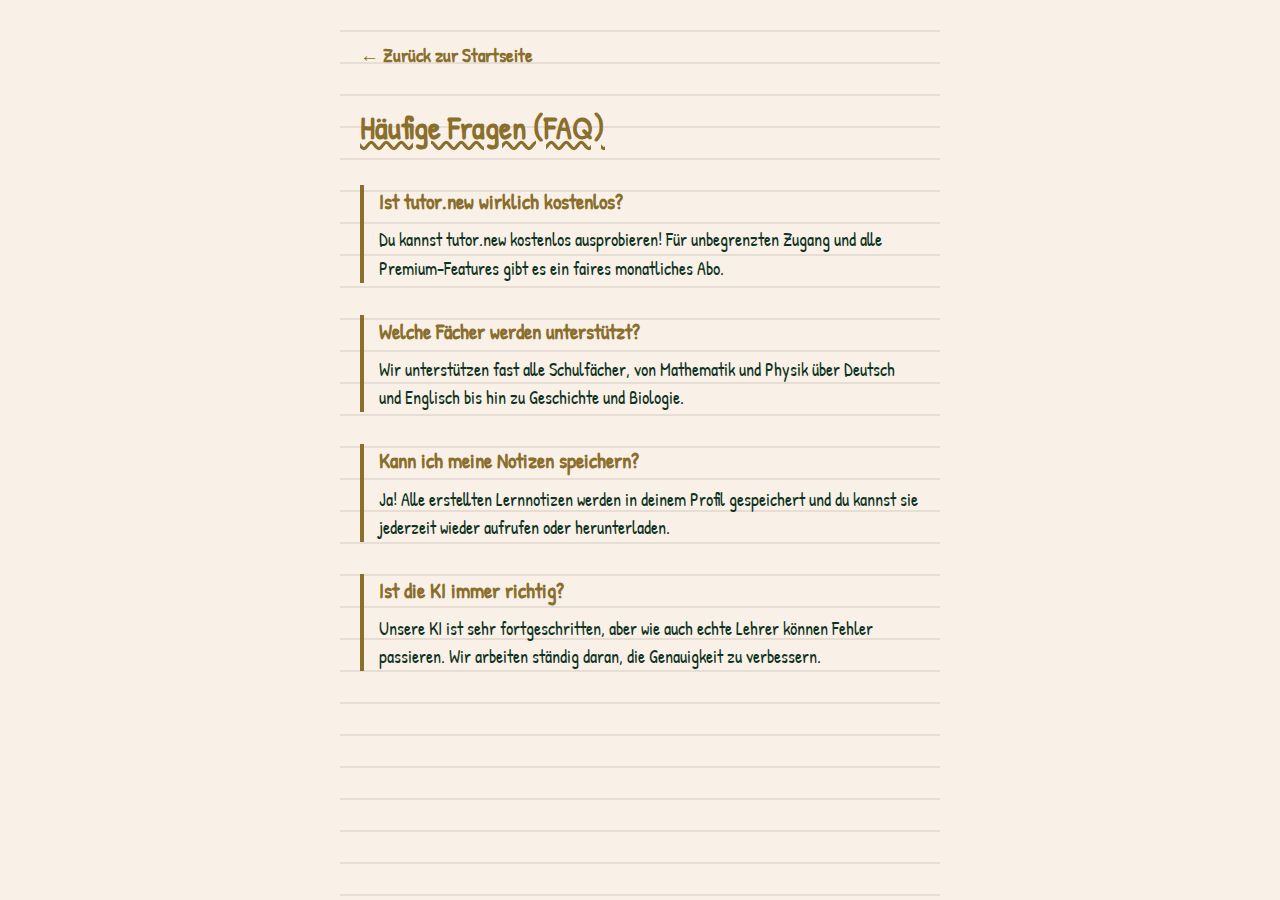
<file: faq.html>
<!DOCTYPE html>
<html lang="de">
<head>
    <meta charset="UTF-8">
    <meta name="viewport" content="width=device-width, initial-scale=1.0">
    <title>FAQ - tutor.new</title>
    <link rel="preconnect" href="https://fonts.googleapis.com">
    <link rel="preconnect" href="https://fonts.gstatic.com" crossorigin>
    <link href="https://fonts.googleapis.com/css2?family=Patrick+Hand&display=swap" rel="stylesheet">
    <link rel="stylesheet" href="styles.css">
    <style>
        :root {
            --accent-color: #8a6e2c; /* Yellow/Orange accent for this page */
        }

        a {
            font-weight: bold;
        }

        h1 {
            font-size: 2rem;
            margin-bottom: 2rem;
            color: var(--accent-color);
            text-decoration: underline;
            text-decoration-style: wavy;
        }

        .faq-item {
            margin-bottom: 2rem;
            border-left: 4px solid var(--accent-color);
            padding-left: 15px;
        }

        .question {
            font-weight: bold;
            font-size: 1.3rem;
            margin-bottom: 0.5rem;
            display: block;
            color: var(--accent-color);
        }

        .answer {
            font-size: 1.1rem;
        }
    </style>
</head>
<body>
    <div class="container">
        <header><a href="index.html">← Zurück zur Startseite</a></header>
        
        <h1>Häufige Fragen (FAQ)</h1>

        <div class="faq-item">
            <span class="question">Ist tutor.new wirklich kostenlos?</span>
            <div class="answer">
                Du kannst tutor.new kostenlos ausprobieren! Für unbegrenzten Zugang und alle Premium-Features gibt es ein faires monatliches Abo.
            </div>
        </div>

        <div class="faq-item">
            <span class="question">Welche Fächer werden unterstützt?</span>
            <div class="answer">
                Wir unterstützen fast alle Schulfächer, von Mathematik und Physik über Deutsch und Englisch bis hin zu Geschichte und Biologie.
            </div>
        </div>

        <div class="faq-item">
            <span class="question">Kann ich meine Notizen speichern?</span>
            <div class="answer">
                Ja! Alle erstellten Lernnotizen werden in deinem Profil gespeichert und du kannst sie jederzeit wieder aufrufen oder herunterladen.
            </div>
        </div>

        <div class="faq-item">
            <span class="question">Ist die KI immer richtig?</span>
            <div class="answer">
                Unsere KI ist sehr fortgeschritten, aber wie auch echte Lehrer können Fehler passieren. Wir arbeiten ständig daran, die Genauigkeit zu verbessern.
            </div>
        </div>
    </div>
</body>
</html>
</file>
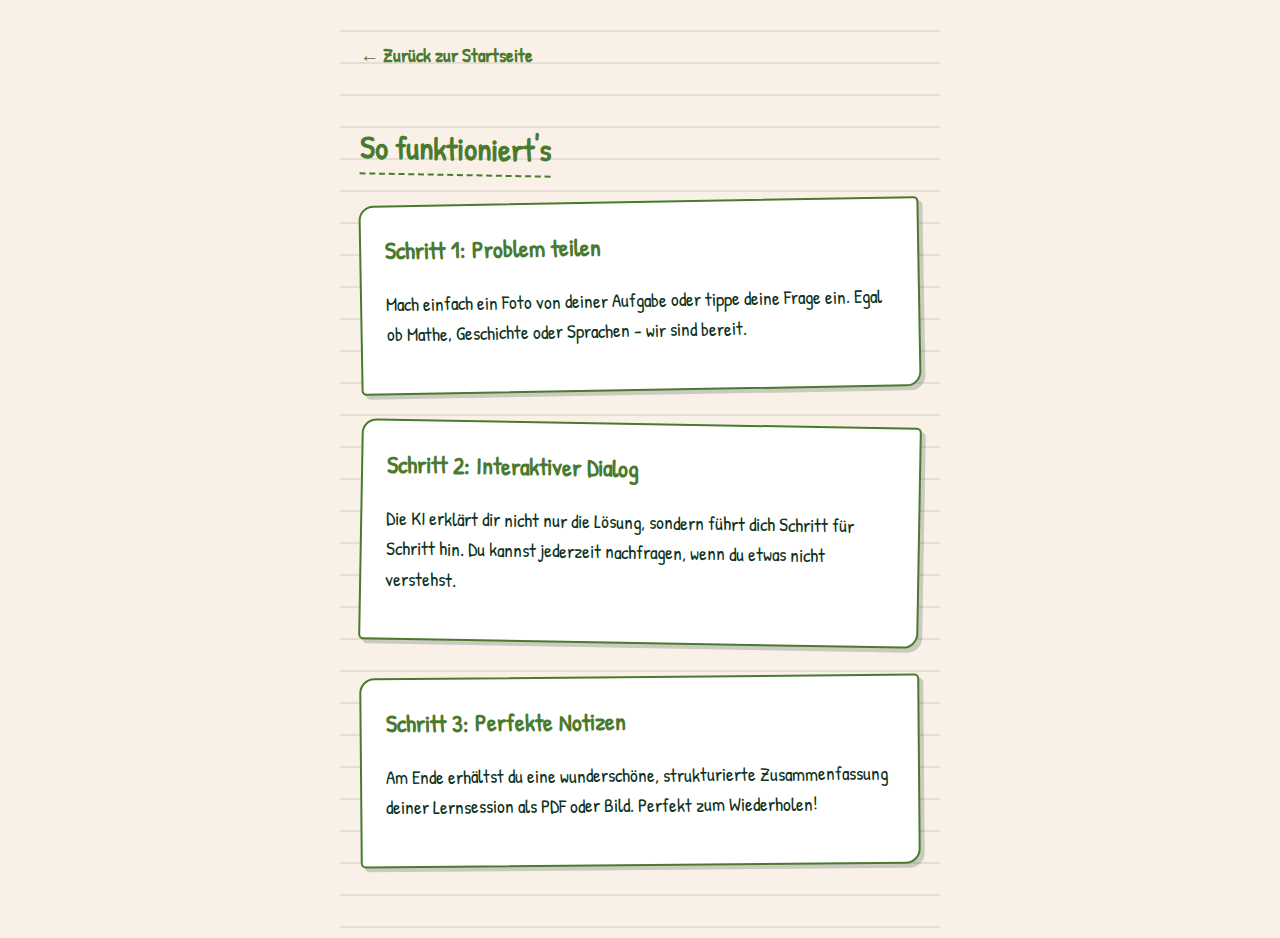
<file: so-funktionierts.html>
<!DOCTYPE html>
<html lang="de">
<head>
    <meta charset="UTF-8">
    <meta name="viewport" content="width=device-width, initial-scale=1.0">
    <title>So funktioniert's - tutor.new</title>
    <link rel="preconnect" href="https://fonts.googleapis.com">
    <link rel="preconnect" href="https://fonts.gstatic.com" crossorigin>
    <link href="https://fonts.googleapis.com/css2?family=Patrick+Hand&display=swap" rel="stylesheet">
    <link rel="stylesheet" href="styles.css">
    <style>
        :root {
            --accent-color: #4a7a2d; /* Green accent for this page */
        }

        a {
            font-weight: bold;
        }

        h1 {
            font-size: 2rem;
            margin-bottom: 1.5rem;
            color: var(--accent-color);
            border-bottom: 2px dashed var(--accent-color);
            display: inline-block;
            transform: rotate(1deg);
        }

        .step-card {
            background-color: white;
            border: 2px solid var(--accent-color);
            border-radius: 15px 5px 15px 5px;
            padding: 1.5rem;
            margin-bottom: 2rem;
            box-shadow: 4px 4px 0px rgba(14, 51, 34, 0.2);
        }

        .step-number {
            font-weight: bold;
            font-size: 1.5rem;
            color: var(--accent-color);
            display: block;
            margin-bottom: 0.5rem;
        }
    </style>
</head>
<body>
    <div class="container">
        <header><a href="index.html">← Zurück zur Startseite</a></header>
        
        <h1>So funktioniert's</h1>

        <div class="step-card" style="transform: rotate(-1deg);">
            <span class="step-number">Schritt 1: Problem teilen</span>
            <p>
                Mach einfach ein Foto von deiner Aufgabe oder tippe deine Frage ein.
                Egal ob Mathe, Geschichte oder Sprachen - wir sind bereit.
            </p>
        </div>

        <div class="step-card" style="transform: rotate(1deg);">
            <span class="step-number">Schritt 2: Interaktiver Dialog</span>
            <p>
                Die KI erklärt dir nicht nur die Lösung, sondern führt dich Schritt für Schritt hin.
                Du kannst jederzeit nachfragen, wenn du etwas nicht verstehst.
            </p>
        </div>

        <div class="step-card" style="transform: rotate(-0.5deg);">
            <span class="step-number">Schritt 3: Perfekte Notizen</span>
            <p>
                Am Ende erhältst du eine wunderschöne, strukturierte Zusammenfassung
                deiner Lernsession als PDF oder Bild. Perfekt zum Wiederholen!
            </p>
        </div>
    </div>
</body>
</html>
</file>
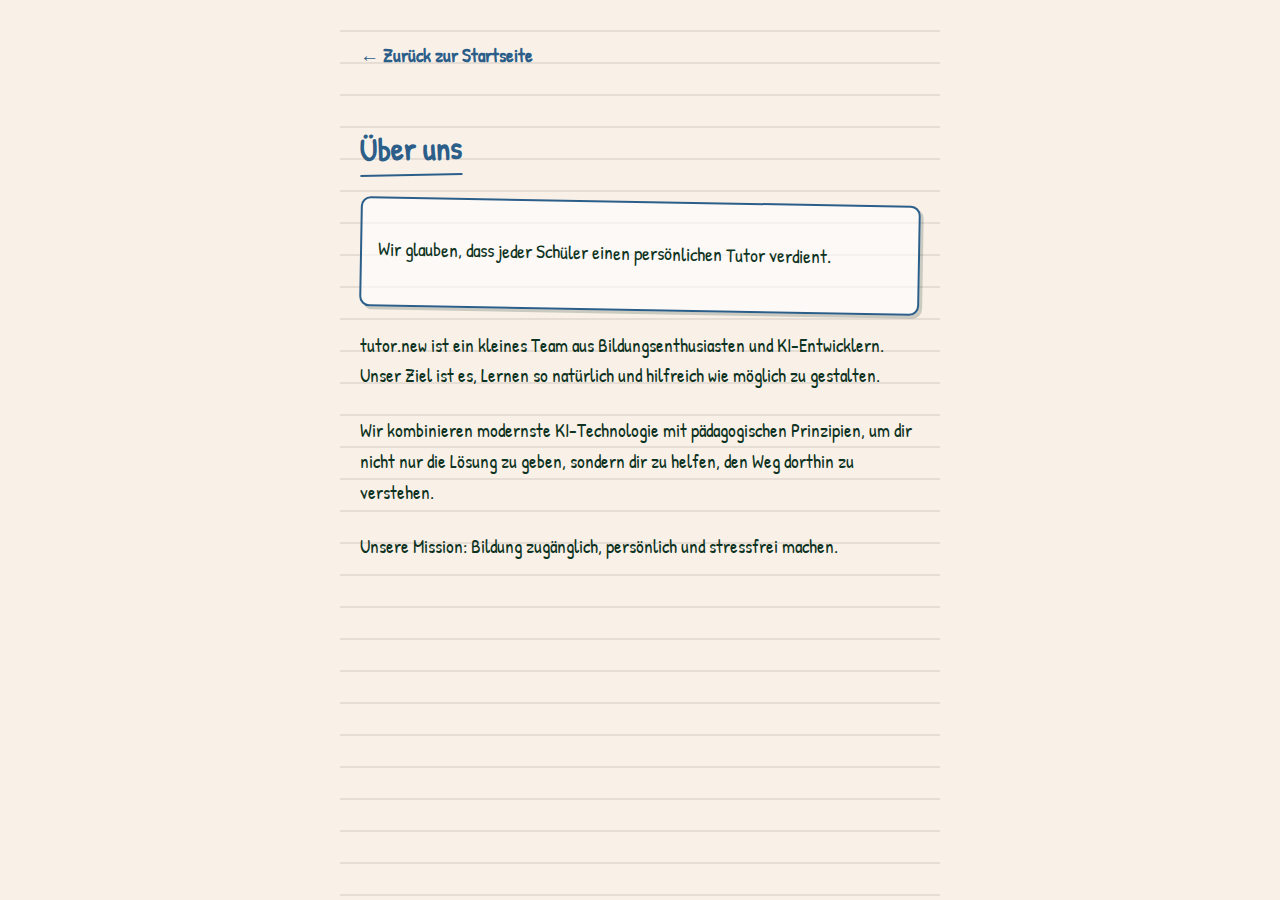
<file: ueber-uns.html>
<!DOCTYPE html>
<html lang="de">
<head>
    <meta charset="UTF-8">
    <meta name="viewport" content="width=device-width, initial-scale=1.0">
    <title>Über uns - tutor.new</title>
    <link rel="preconnect" href="https://fonts.googleapis.com">
    <link rel="preconnect" href="https://fonts.gstatic.com" crossorigin>
    <link href="https://fonts.googleapis.com/css2?family=Patrick+Hand&display=swap" rel="stylesheet">
    <link rel="stylesheet" href="styles.css">
    <style>
        :root {
            --accent-color: #2c5e8a; /* Blue accent for this page */
        }

        a {
            font-weight: bold;
        }

        h1 {
            font-size: 2rem;
            margin-bottom: 1.5rem;
            color: var(--accent-color);
            border-bottom: 2px solid var(--accent-color);
            display: inline-block;
            transform: rotate(-1deg);
        }

        p {
            margin-bottom: 1.5rem;
        }

        .highlight {
            background-color: rgba(255, 255, 255, 0.6);
            padding: 1rem;
            border-radius: 10px;
            border: 2px solid var(--accent-color);
            transform: rotate(1deg);
            box-shadow: 3px 3px 0px rgba(14, 51, 34, 0.2);
        }
    </style>
</head>
<body>
    <div class="container">
        <header><a href="index.html">← Zurück zur Startseite</a></header>
        
        <h1>Über uns</h1>
        
        <div class="highlight">
            <p>Wir glauben, dass jeder Schüler einen persönlichen Tutor verdient.</p>
        </div>

        <p>
            tutor.new ist ein kleines Team aus Bildungsenthusiasten und KI-Entwicklern.
            Unser Ziel ist es, Lernen so natürlich und hilfreich wie möglich zu gestalten.
        </p>

        <p>
            Wir kombinieren modernste KI-Technologie mit pädagogischen Prinzipien, 
            um dir nicht nur die Lösung zu geben, sondern dir zu helfen, den Weg dorthin zu verstehen.
        </p>

        <p>
            Unsere Mission: Bildung zugänglich, persönlich und stressfrei machen.
        </p>
    </div>
</body>
</html>
</file>
<file: styles.css>
:root {
    --bg-color: #f9f1e8;
    --text-color: #0e3322;
    --main-accent: #0e3322;
    /* --accent-color is defined in individual pages or defaults to main-accent */
    --accent-color: var(--main-accent);
}

body {
    background-color: var(--bg-color);
    color: var(--text-color);
    font-family: 'Patrick Hand', cursive, sans-serif;
    margin: 0;
    padding: 0;
    line-height: 1.6;
    font-size: 1.2rem;
    display: flex;
    justify-content: center;
    min-height: 100vh;
}

.container {
    width: 100%;
    max-width: 600px;
    padding: 40px 20px;
    background-image: linear-gradient(var(--bg-color) 95%, #e6ddd4 95%);
    background-size: 100% 2rem; /* Notebook lines effect */
    box-sizing: border-box;
    position: relative; /* Ensure menu positioning works relative to container/page */
}

header {
    margin-bottom: 2rem;
    /* opacity: 0.7; REMOVED OPACITY ON HEADER */
    position: relative; /* For menu positioning */
    display: flex;
    align-items: center;
    justify-content: space-between;
}

.logo-btn {
    background: none;
    border: none;
    font-family: inherit;
    font-size: 1rem;
    color: inherit;
    cursor: pointer;
    padding: 0;
    text-align: left;
    opacity: 0.7; /* Moved opacity to the logo itself */
}

a {
    color: var(--accent-color);
    text-decoration: none;
}

/* Common rotation utilities often used in the design */
.rotate-1 { transform: rotate(1deg); }
.rotate-n1 { transform: rotate(-1deg); }

/* Mobile utilities */
.mobile-br {
    display: none;
}

.mobile-only {
    display: none;
}

/* Mobile Menu Overlay - Completely separate view */
.mobile-menu-overlay {
    display: none; /* Hidden by default */
}

/* Menu Styles */
.nav-menu {
    display: none; /* Hidden by default */
}

.nav-menu.active {
    display: flex;
}

.nav-link {
    text-decoration: none;
    font-size: 1.1rem;
    padding: 5px 10px;
    border-radius: 255px 15px 225px 15px / 15px 225px 15px 255px;
    border: 2px solid transparent;
    transition: transform 0.2s ease;
    display: inline-block;
    background-color: white; /* Default background */
}

/* Individual colors for nav links (matching footer) - with increased strength */
.link-about {
    color: #1f4c7a; /* Darker Blue */
    background-color: #e0f0f7;
    border-color: #1f4c7a;
    transform: rotate(-1deg);
}

.link-how {
    color: #3a6621; /* Darker Green */
    background-color: #e6f4dc;
    border-color: #3a6621;
    transform: rotate(1deg);
}

.link-faq {
    color: #7a5c18; /* Darker Yellow/Orange/Brown */
    background-color: #fff5d6;
    border-color: #7a5c18;
    transform: rotate(-0.5deg);
}

.link-legal {
    color: #333; /* Darker Grey */
    background-color: #ededed;
    border-color: #555;
    transform: rotate(0.5deg);
}

/* CTAs */
.cta-button-large {
    display: inline-block;
    background: none;
    color: #0e3322; /* Main green from theme */
    padding: 0;
    font-size: 2.8rem;
    text-decoration: none;
    font-weight: 900;
    border: none;
    transform: none;
    transition: all 0.2s cubic-bezier(0.34, 1.56, 0.64, 1);
    margin-top: 0.5rem;
    margin-bottom: 0.5rem;
    font-family: 'Patrick Hand', cursive;
    letter-spacing: -0.5px;
    position: relative;
    z-index: 2;
    text-shadow: 
        2px 2px 0 #cce5ff,
        4px 4px 0 rgba(14, 51, 34, 0.15);
}

.cta-button-large::before {
    content: '';
    position: absolute;
    top: 50%;
    left: 50%;
    transform: translate(-50%, -50%);
    width: 150%;
    height: 170%;
    background-image: url('circling.png');
    background-size: 100% 100%;
    background-repeat: no-repeat;
    background-position: center;
    z-index: 1;
    pointer-events: none;
    opacity: 1;
}

.cta-button-large:hover {
    color: #3a6621; /* Darker green on hover */
    text-shadow: 
        3px 3px 0 #cce5ff,
        6px 6px 0 rgba(14, 51, 34, 0.2);
    transform: translateY(-2px);
}

.cta-button-large:hover::before {
    transform: translate(-50%, -50%) scale(1.05);
}

.cta-sticker {
    background-color: white;
    border: 2px solid var(--text-color);
    padding: 8px 20px;
    border-radius: 255px 15px 225px 15px / 15px 225px 15px 255px;
    font-size: 1.4rem;
    font-weight: bold;
    text-decoration: none;
    color: var(--text-color);
    display: inline-block;
    transform: rotate(1deg);
    transition: all 0.3s cubic-bezier(0.68, -0.55, 0.265, 1.55);
    margin-bottom: 0.5rem;
    box-shadow: 2px 2px 0px rgba(14, 51, 34, 0.1);
    position: relative;
    animation: gentle-bounce 3s ease-in-out infinite;
}

@keyframes gentle-bounce {
    0%, 100% { transform: rotate(1deg) translateY(0); }
    50% { transform: rotate(1deg) translateY(-4px); }
}

.cta-sticker::after {
    content: '✨';
    position: absolute;
    top: -8px;
    right: -8px;
    font-size: 1.2rem;
    animation: sparkle 2s ease-in-out infinite;
    transform-origin: center;
}

@keyframes sparkle {
    0%, 100% { 
        opacity: 0.6;
        transform: rotate(0deg) scale(1);
    }
    50% { 
        opacity: 1;
        transform: rotate(180deg) scale(1.2);
    }
}

.cta-sticker:hover {
    transform: rotate(-2deg) translateY(-6px);
    background-color: #f0f9e8;
    box-shadow: 4px 4px 0px rgba(14, 51, 34, 0.2);
    animation: none;
}

.cta-sticker:hover::after {
    animation: excited-sparkle 0.4s ease-in-out infinite;
}

@keyframes excited-sparkle {
    0%, 100% { transform: rotate(0deg) scale(1.2); }
    25% { transform: rotate(90deg) scale(1.4); }
    50% { transform: rotate(180deg) scale(1.2); }
    75% { transform: rotate(270deg) scale(1.4); }
}

/* Desktop Menu Styles */
@media (min-width: 481px) {
    header {
        justify-content: flex-start;
        flex-wrap: nowrap; /* Prevent wrapping to keep in same row */
        align-items: center; /* Ensure vertical alignment */
        height: 30px; /* Fix height to prevent jumping if links are taller */
    }

    .logo-btn {
        white-space: nowrap; /* Keep logo on one line */
        z-index: 10; /* Ensure logo stays clickable/visible */
        line-height: 1; /* Match default line height or reset to avoid spacing issues */
    }

    .nav-menu {
        display: flex; /* Always flex layout for structure, visibility toggled via opacity */
        flex-direction: row;
        margin-left: 20px;
        gap: 15px;
        opacity: 0;
        transform: translateX(-20px);
        transition: opacity 0.15s ease-out, transform 0.15s ease-out; /* Faster, snappier animation */
        pointer-events: none; /* Prevent clicks when hidden */
        visibility: hidden; /* Fully hide from screen readers/clicks when inactive */
        align-items: center; /* Vertically center items */
    }

    .nav-menu.active {
        opacity: 1;
        transform: translateX(0);
        pointer-events: auto;
        visibility: visible;
    }

    .nav-link:hover {
        transform: scale(1.1);
    }
}

/* Mobile Menu Styles */
@media (max-width: 480px) {
    .mobile-br {
        display: inline;
    }
    
    .mobile-only {
        display: block;
    }

    /* Hide desktop nav menu on mobile */
    .nav-menu {
        display: none !important;
    }

    /* Mobile Menu Overlay - Entirely new view */
    .mobile-menu-overlay.active {
        display: flex;
        position: fixed;
        top: 0;
        left: 0;
        width: 100vw;
        height: 100vh;
        background-color: #f9f1e8; /* Solid background */
        background-image: linear-gradient(#f9f1e8 95%, #e6ddd4 95%);
        background-size: 100% 2rem;
        z-index: 99999; /* Highest possible */
        flex-direction: column;
        align-items: center;
        justify-content: center;
        gap: 1.5rem;
        padding: 20px;
        box-sizing: border-box;
    }

    .mobile-menu-header {
        position: absolute;
        top: 40px;
        left: 20px;
        font-size: 1rem;
        opacity: 0.7;
        cursor: pointer;
        font-family: 'Patrick Hand', cursive, sans-serif;
    }

    .mobile-menu-links {
        display: flex;
        flex-direction: column;
        align-items: center;
        gap: 1.5rem;
        width: 100%;
    }

    .mobile-menu-overlay .nav-link {
        font-size: 1.5rem;
        padding: 15px 20px;
        width: 100%;
        max-width: 300px;
        text-align: center;
    }
}
</file>
